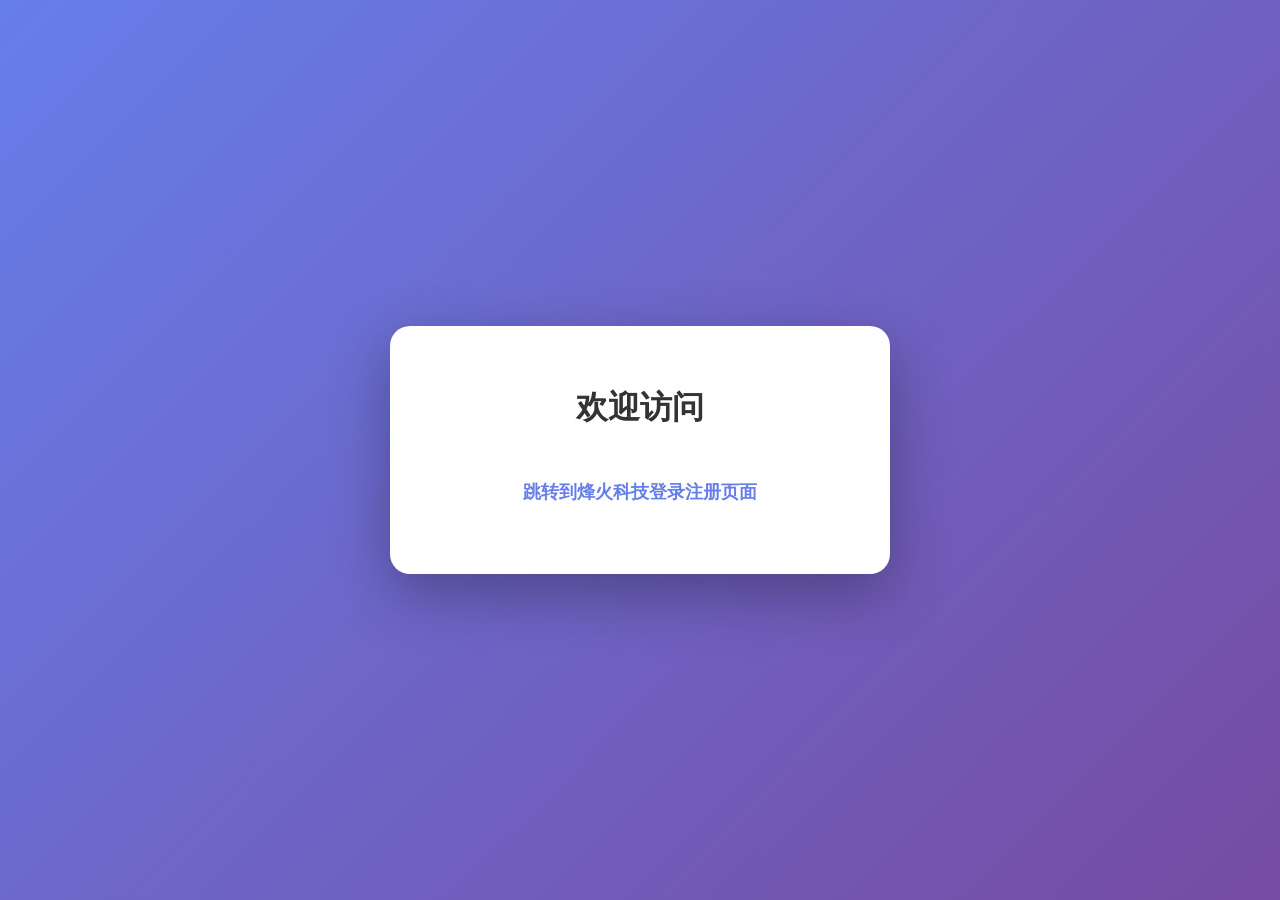
<file: index.html>
<!DOCTYPE html>
<html lang="zh-CN">
<head>
    <meta charset="UTF-8">
    <meta name="viewport" content="width=device-width, initial-scale=1.0">
    <title>首页</title>
    <style>
        * {
            margin: 0;
            padding: 0;
            box-sizing: border-box;
        }

        body {
            font-family: -apple-system, BlinkMacSystemFont, 'Segoe UI', Roboto, 'Helvetica Neue', Arial, sans-serif;
            background: linear-gradient(135deg, #667eea 0%, #764ba2 100%);
            min-height: 100vh;
            display: flex;
            align-items: center;
            justify-content: center;
            padding: 20px;
        }

        .container {
            background: white;
            border-radius: 20px;
            box-shadow: 0 20px 60px rgba(0, 0, 0, 0.3);
            padding: 60px 40px;
            text-align: center;
            max-width: 500px;
            width: 100%;
        }

        h1 {
            color: #333;
            font-size: 32px;
            margin-bottom: 30px;
            font-weight: 600;
        }

        .link-container {
            margin-top: 40px;
        }

        .link-to-login {
            color: #667eea;
            font-size: 18px;
            text-decoration: none;
            font-weight: 600;
            transition: all 0.3s ease;
            display: inline-block;
            padding: 10px 20px;
            border-radius: 10px;
        }

        .link-to-login:hover {
            color: #764ba2;
            background-color: rgba(102, 126, 234, 0.1);
            text-decoration: underline;
        }
    </style>
</head>
<body>
    <div class="container">
        <h1>欢迎访问</h1>
        <div class="link-container">
            <a href="home.html" class="link-to-login">跳转到烽火科技登录注册页面</a>
        </div>
    </div>
</body>
</html>
</file>
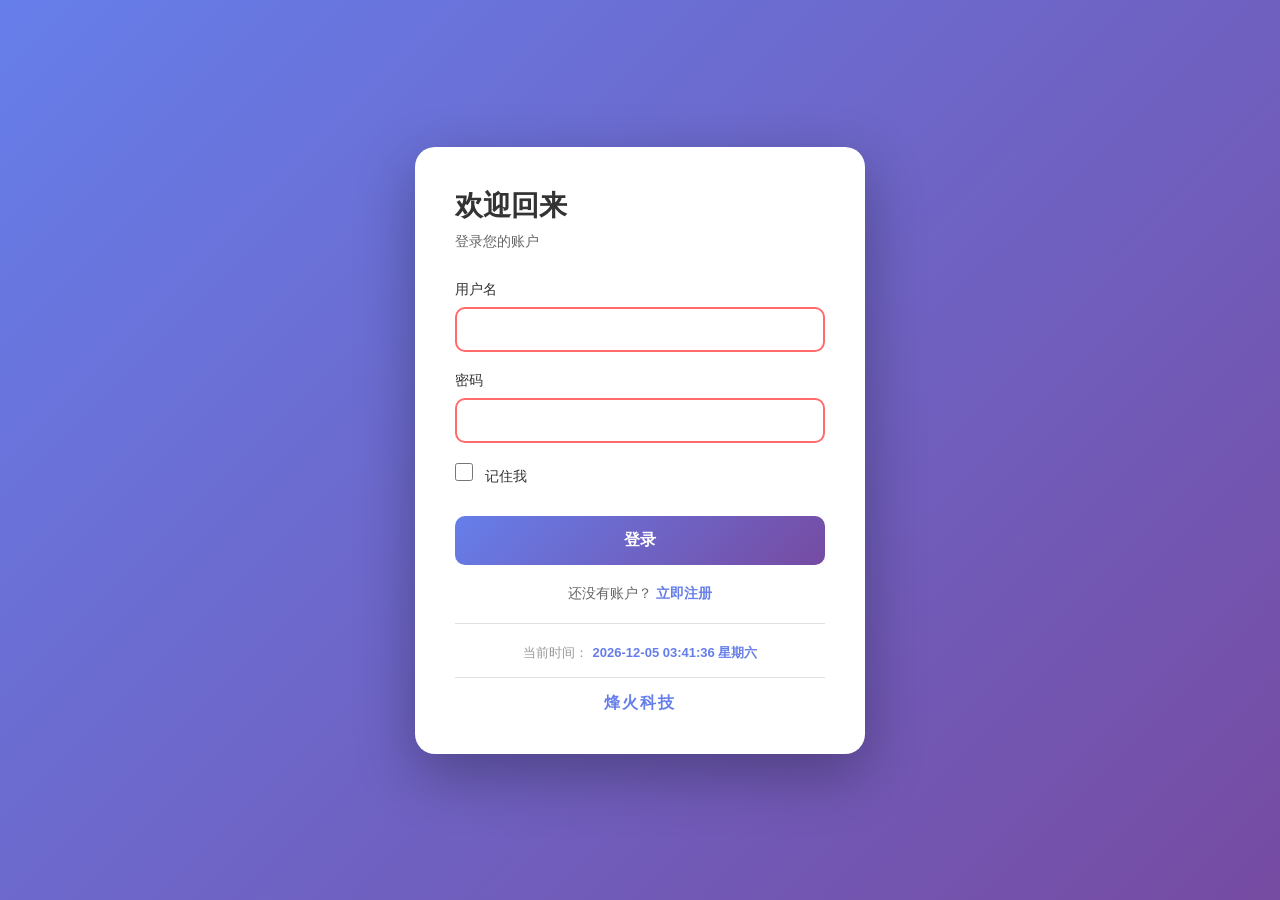
<file: home.html>
<!DOCTYPE html>
<html lang="zh-CN">
<head>
    <meta charset="UTF-8">
    <meta name="viewport" content="width=device-width, initial-scale=1.0">
    <title>用户登录与注册</title>
    <link rel="stylesheet" href="style.css">
</head>
<body>
    <div class="container">
        <div class="form-container">
            <!-- 登录表单 -->
            <div class="form-wrapper" id="loginForm">
                <h2>欢迎回来</h2>
                <p class="subtitle">登录您的账户</p>
                <form id="loginFormElement">
                    <div class="form-group">
                        <label for="loginUsername">用户名</label>
                        <input type="text" id="loginUsername" name="username" required>
                    </div>
                    <div class="form-group">
                        <label for="loginPassword">密码</label>
                        <input type="password" id="loginPassword" name="password" required>
                    </div>
                    <div class="form-group">
                        <label class="remember-me">
                            <input type="checkbox" id="rememberMe">
                            <span>记住我</span>
                        </label>
                    </div>
                    <button type="submit" class="btn btn-primary">登录</button>
                    <p class="form-switch">
                        还没有账户？ <a href="#" id="switchToRegister">立即注册</a>
                    </p>
                    <div class="time-display" id="timeDisplay"></div>
                    <div class="company-name">烽火科技</div>
                </form>
            </div>

            <!-- 注册表单 -->
            <div class="form-wrapper hidden" id="registerForm">
                <h2>创建账户</h2>
                <p class="subtitle">注册新用户</p>
                <form id="registerFormElement">
                    <div class="form-group">
                        <label for="registerUsername">用户名</label>
                        <input type="text" id="registerUsername" name="username" required minlength="3">
                        <span class="error-message" id="usernameError"></span>
                    </div>
                    <div class="form-group">
                        <label for="registerEmail">邮箱</label>
                        <input type="email" id="registerEmail" name="email" required>
                        <span class="error-message" id="emailError"></span>
                    </div>
                    <div class="form-group">
                        <label for="registerPassword">密码</label>
                        <input type="password" id="registerPassword" name="password" required minlength="6">
                        <span class="error-message" id="passwordError"></span>
                    </div>
                    <div class="form-group">
                        <label for="confirmPassword">确认密码</label>
                        <input type="password" id="confirmPassword" name="confirmPassword" required>
                        <span class="error-message" id="confirmPasswordError"></span>
                    </div>
                    <button type="submit" class="btn btn-primary">注册</button>
                    <p class="form-switch">
                        已有账户？ <a href="#" id="switchToLogin">立即登录</a>
                    </p>
                </form>
            </div>

            <!-- 成功消息 -->
            <div class="message-box hidden" id="messageBox">
                <div class="message-content">
                    <span class="message-icon" id="messageIcon">✓</span>
                    <p id="messageText"></p>
                </div>
            </div>
        </div>
    </div>

    <script src="script.js"></script>
</body>
</html>
</file>
<file: style.css>
* {
    margin: 0;
    padding: 0;
    box-sizing: border-box;
}

body {
    font-family: -apple-system, BlinkMacSystemFont, 'Segoe UI', Roboto, 'Helvetica Neue', Arial, sans-serif;
    background: linear-gradient(135deg, #667eea 0%, #764ba2 100%);
    min-height: 100vh;
    display: flex;
    align-items: center;
    justify-content: center;
    padding: 20px;
}

.container {
    width: 100%;
    max-width: 450px;
}

.form-container {
    background: white;
    border-radius: 20px;
    box-shadow: 0 20px 60px rgba(0, 0, 0, 0.3);
    overflow: hidden;
    position: relative;
}

.form-wrapper {
    padding: 40px;
    transition: opacity 0.3s ease, transform 0.3s ease;
}

.form-wrapper.hidden {
    display: none;
}

h2 {
    color: #333;
    font-size: 28px;
    margin-bottom: 8px;
    font-weight: 600;
}

.subtitle {
    color: #666;
    font-size: 14px;
    margin-bottom: 30px;
}

.form-group {
    margin-bottom: 20px;
}

.form-group label {
    display: block;
    color: #333;
    font-size: 14px;
    font-weight: 500;
    margin-bottom: 8px;
}

.form-group input[type="text"],
.form-group input[type="email"],
.form-group input[type="password"] {
    width: 100%;
    padding: 12px 16px;
    border: 2px solid #e0e0e0;
    border-radius: 10px;
    font-size: 15px;
    transition: all 0.3s ease;
    outline: none;
}

.form-group input:focus {
    border-color: #667eea;
    box-shadow: 0 0 0 3px rgba(102, 126, 234, 0.1);
}

.form-group input:invalid:not(:placeholder-shown) {
    border-color: #ff6b6b;
}

.remember-me {
    display: flex;
    align-items: center;
    cursor: pointer;
    font-weight: normal;
}

.remember-me input[type="checkbox"] {
    width: 18px;
    height: 18px;
    margin-right: 8px;
    cursor: pointer;
    accent-color: #667eea;
}

.error-message {
    display: block;
    color: #ff6b6b;
    font-size: 12px;
    margin-top: 5px;
    min-height: 18px;
}

.btn {
    width: 100%;
    padding: 14px;
    border: none;
    border-radius: 10px;
    font-size: 16px;
    font-weight: 600;
    cursor: pointer;
    transition: all 0.3s ease;
    margin-top: 10px;
}

.btn-primary {
    background: linear-gradient(135deg, #667eea 0%, #764ba2 100%);
    color: white;
}

.btn-primary:hover {
    transform: translateY(-2px);
    box-shadow: 0 10px 20px rgba(102, 126, 234, 0.3);
}

.btn-primary:active {
    transform: translateY(0);
}

.form-switch {
    text-align: center;
    margin-top: 20px;
    color: #666;
    font-size: 14px;
}

.form-switch a {
    color: #667eea;
    text-decoration: none;
    font-weight: 600;
    transition: color 0.3s ease;
}

.form-switch a:hover {
    color: #764ba2;
    text-decoration: underline;
}

.time-display {
    text-align: center;
    margin-top: 20px;
    padding-top: 20px;
    border-top: 1px solid #e0e0e0;
    color: #999;
    font-size: 13px;
    font-weight: 500;
}

.time-display .time-text {
    color: #667eea;
    font-weight: 600;
    margin-left: 5px;
}

.company-name {
    text-align: center;
    margin-top: 15px;
    padding-top: 15px;
    border-top: 1px solid #e0e0e0;
    color: #667eea;
    font-size: 16px;
    font-weight: 600;
    letter-spacing: 2px;
}

.message-box {
    position: absolute;
    top: 0;
    left: 0;
    right: 0;
    bottom: 0;
    background: rgba(255, 255, 255, 0.98);
    display: flex;
    align-items: center;
    justify-content: center;
    z-index: 10;
    animation: fadeIn 0.3s ease;
}

.message-box.hidden {
    display: none;
}

.message-content {
    text-align: center;
    padding: 40px;
}

.message-icon {
    display: inline-block;
    width: 60px;
    height: 60px;
    line-height: 60px;
    border-radius: 50%;
    background: linear-gradient(135deg, #667eea 0%, #764ba2 100%);
    color: white;
    font-size: 30px;
    font-weight: bold;
    margin-bottom: 20px;
}

.message-content p {
    color: #333;
    font-size: 18px;
    font-weight: 500;
}

.message-box.success .message-icon {
    background: linear-gradient(135deg, #56ab2f 0%, #a8e063 100%);
}

.message-box.error .message-icon {
    background: linear-gradient(135deg, #ff6b6b 0%, #ee5a6f 100%);
}

@keyframes fadeIn {
    from {
        opacity: 0;
    }
    to {
        opacity: 1;
    }
}

@keyframes shake {
    0%, 100% {
        transform: translateX(0);
    }
    25% {
        transform: translateX(-10px);
    }
    75% {
        transform: translateX(10px);
    }
}

.shake {
    animation: shake 0.5s ease;
}

/* 响应式设计 */
@media (max-width: 480px) {
    .form-wrapper {
        padding: 30px 20px;
    }

    h2 {
        font-size: 24px;
    }
}
</file>
